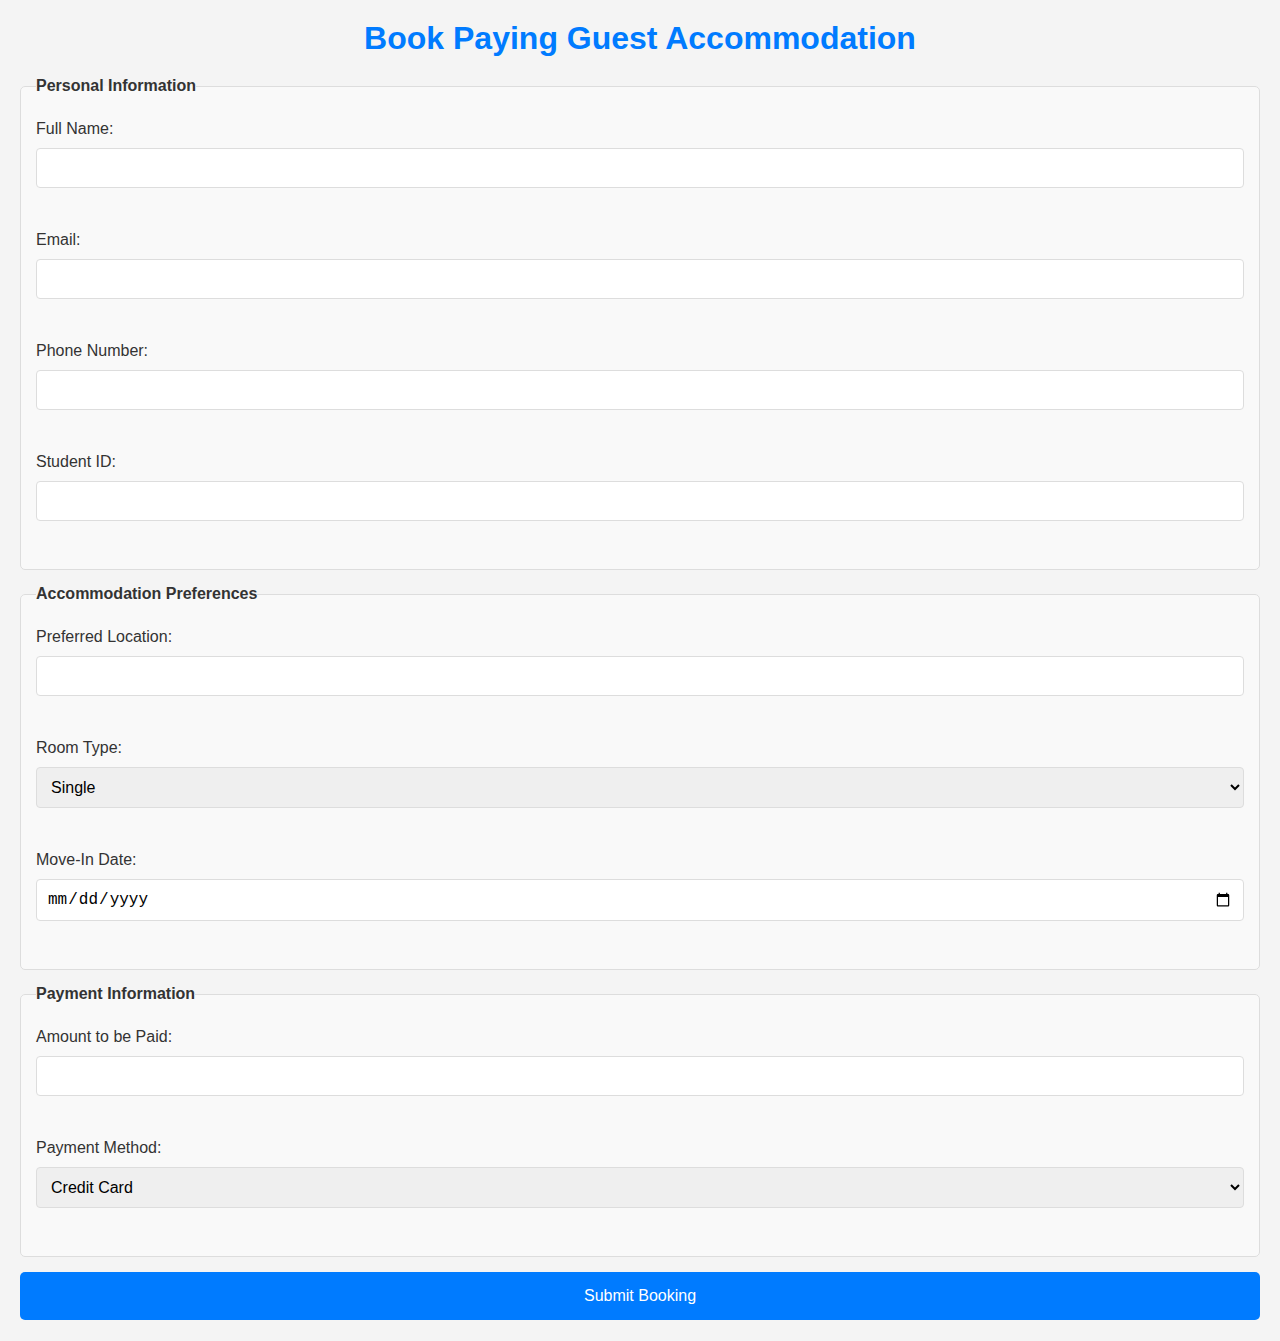
<file: booking.html>
<!DOCTYPE html>
<html lang="en">
<head>
    <meta charset="UTF-8">
    <meta name="viewport" content="width=device-width, initial-scale=1.0">
    <title>Book Paying Guest Accommodation</title>
     <!-- Optional for styling --> <link rel="stylesheet" href="styles.css">
</head>
<body>
    <h1>Book Paying Guest Accommodation</h1>
    <form action="process_booking.php" method="post">
        <fieldset>
            <legend>Personal Information</legend>
            <label for="name">Full Name:</label>
            <input type="text" id="name" name="name" required><br><br>

            <label for="email">Email:</label>
            <input type="email" id="email" name="email" required><br><br>

            <label for="phone">Phone Number:</label>
            <input type="tel" id="phone" name="phone" required><br><br>

            <label for="student_id">Student ID:</label>
            <input type="text" id="student_id" name="student_id" required><br><br>
        </fieldset>
        
        <fieldset>
            <legend>Accommodation Preferences</legend>
            <label for="location">Preferred Location:</label>
            <input type="text" id="location" name="location" required><br><br>

            <label for="room_type">Room Type:</label>
            <select id="room_type" name="room_type" required>
                <option value="single">Single</option>
                <option value="double">Double</option>
                <option value="triple">Triple</option>
            </select><br><br>

            <label for="move_in_date">Move-In Date:</label>
            <input type="date" id="move_in_date" name="move_in_date" required><br><br>
        </fieldset>

        <fieldset>
            <legend>Payment Information</legend>
            <label for="amount">Amount to be Paid:</label>
            <input type="number" id="amount" name="amount" min="0" required><br><br>

            <label for="payment_method">Payment Method:</label>
            <select id="payment_method" name="payment_method" required>
                <option value="credit_card">Credit Card</option>
                <option value="debit_card">Debit Card</option>
                <option value="paypal">PayPal</option>
            </select><br><br>
        </fieldset>

        <input type="submit" value="Submit Booking">
    </form>
</body>
</html>
</file>
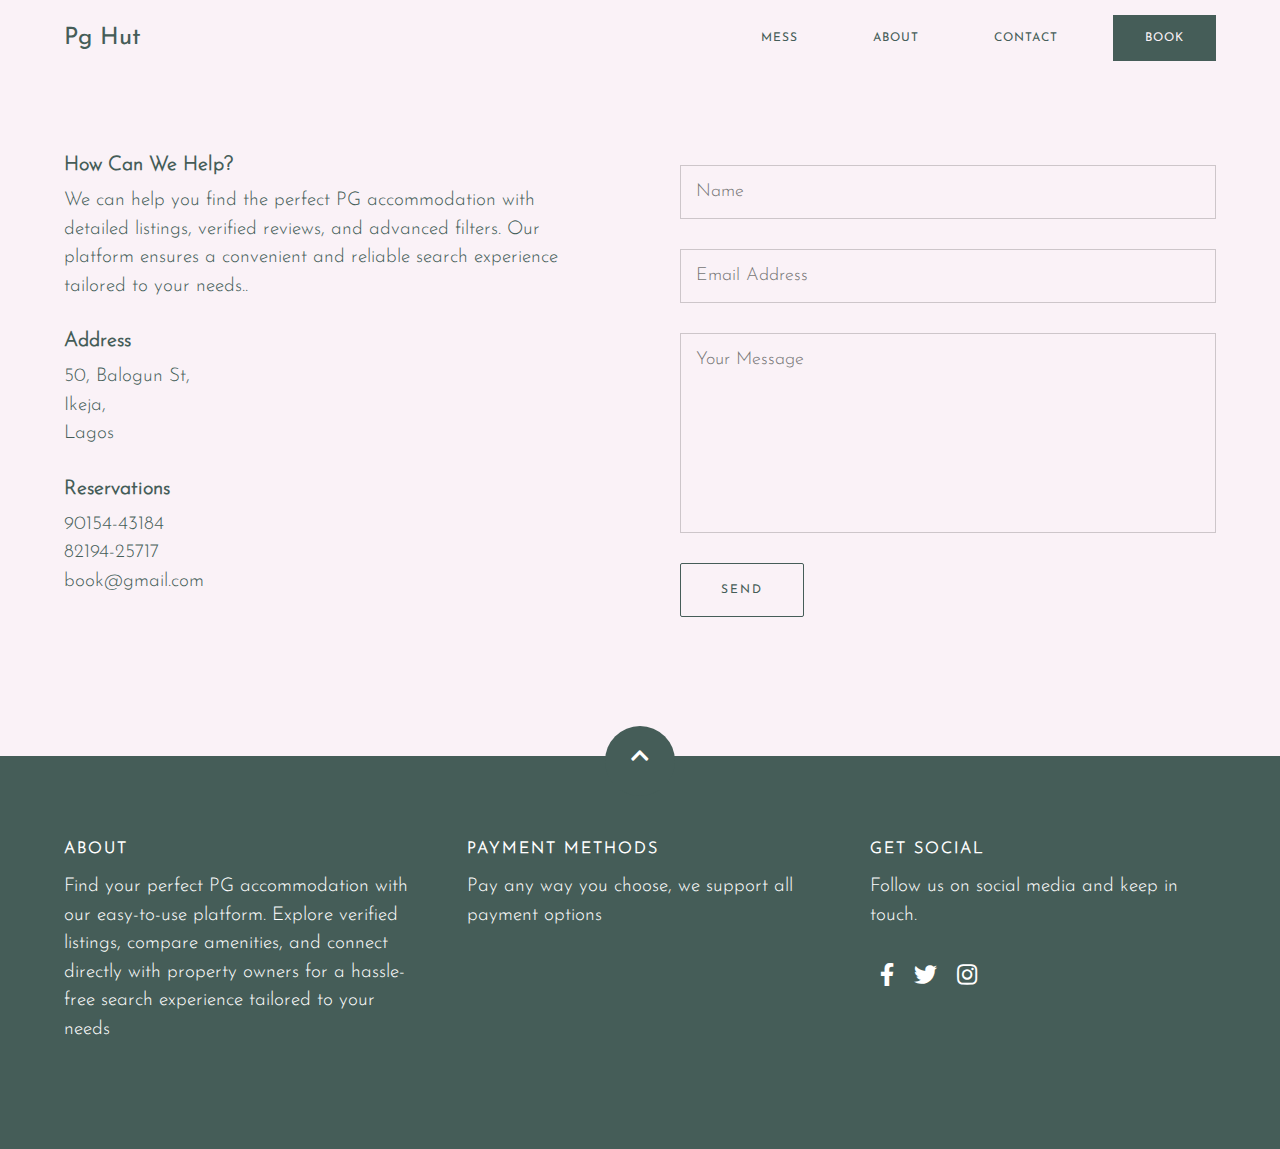
<file: contact.html>
<!DOCTYPE html>
<html lang="en">

<head>
    <meta charset="UTF-8">
    <meta name="viewport" content="width=device-width, initial-scale=1.0">
    <title>Contact - La Hotel</title>
    <link rel="stylesheet" href="https://cdnjs.cloudflare.com/ajax/libs/font-awesome/5.14.0/css/all.min.css">
    <link rel="stylesheet" href="style.css">
</head>

<body>
    <!-- NAVBAR -->
    <div class="container">
        <nav class="navbar">
            <a class="logo" href="index.html">Pg Hut</a>
            <input type="checkbox" id="check">
            <label for="check">
                <i class="fas fa-bars" id="open"></i>
                <i class="fas fa-times" id="close"></i>
            </label>
            <ul class="nav-list">
                
                <li class="nav-item"><a href="restaurant.html" class="nav-link">Mess</a></li>
                
                <li class="nav-item"><a href="about.html" class="nav-link">About</a></li>
                <li class="nav-item"><a href="contact.html" class="nav-link">Contact</a></li>
                <li class="nav-item"><a href="rooms.html" class="nav-link book-btn">Book</a></li>
            </ul>
        </nav>
    </div>

    <!-- CONTACT SECTION -->
    <section id="contact" class="contact">
        <div class="container">
            <div class="row">
                <div class="col-2">
                    <div>
                        <h3>How Can We Help?</h3>
                        <p>We can help you find the perfect PG accommodation with detailed listings, verified reviews, and advanced filters. Our platform ensures a convenient and reliable search experience tailored to your needs..</p>
                    </div>
                    <div>
                        <h3>Address</h3>
                        <p>50, Balogun St,</p>
                        <p>Ikeja,</p>
                        <p>Lagos</p>
                    </div>
                    <div>
                        <h3>Reservations</h3>
                        <p>90154-43184</p>
                        <p>82194-25717</p>
                        <p>book@gmail.com</p>
                    </div>
                </div>
                <div class="col-2">
                    <form>
                        <input type="text" placeholder="Name" required>
                        <input type="email" placeholder="Email Address" required>
                        <textarea row="20" cols="20" placeholder="Your Message" required></textarea>
                        <button class="btn btn-white">Send</button>
                    </form>
                </div>
            </div>
        </div>
    </section>

    <!-- FOOTER SECTION -->
    <footer>
        <div class="container">
            <div class="back-to-top">
                <a href="#contact"><i class="fas fa-chevron-up"></i></a>
            </div>
            <div class="footer__content row">
                <div class="col-3">
                    <h4>About</h4>
                    <p>Find your perfect PG accommodation with our easy-to-use platform. Explore verified listings, compare amenities, and connect directly with property owners for a hassle-free search experience tailored to your needs</p>
                </div>
                <div class="col-3">
                    <h4>Payment Methods</h4>
                    <p>Pay any way you choose, we support all payment options</p>
                    <ul class="payment-methods">
                        
                </div>
                <div class="col-3">
                    <h4>Get Social</h4>
                    <p>Follow us on social media and keep in touch.</p>
                    <ul class="social-icons">
                        <li>
                            <a href="#">
                                <i class="fab fa-facebook-f"></i>
                            </a>
                        </li>
                        <li>
                            <a href="#">
                                <i class="fab fa-twitter"></i>
                            </a>
                        </li>
                        <li>
                            <a href="#">
                                <i class="fab fa-instagram"></i>
                            </a>
                        </li>
                        <li>
                            <a href="#">
                                <i class="fab fa-tripadvisor"></i>
                            </a>
                        </li>
                    </ul>
                </div>
            </div>
        </div>
    </footer>
</body>

</html>
</file>
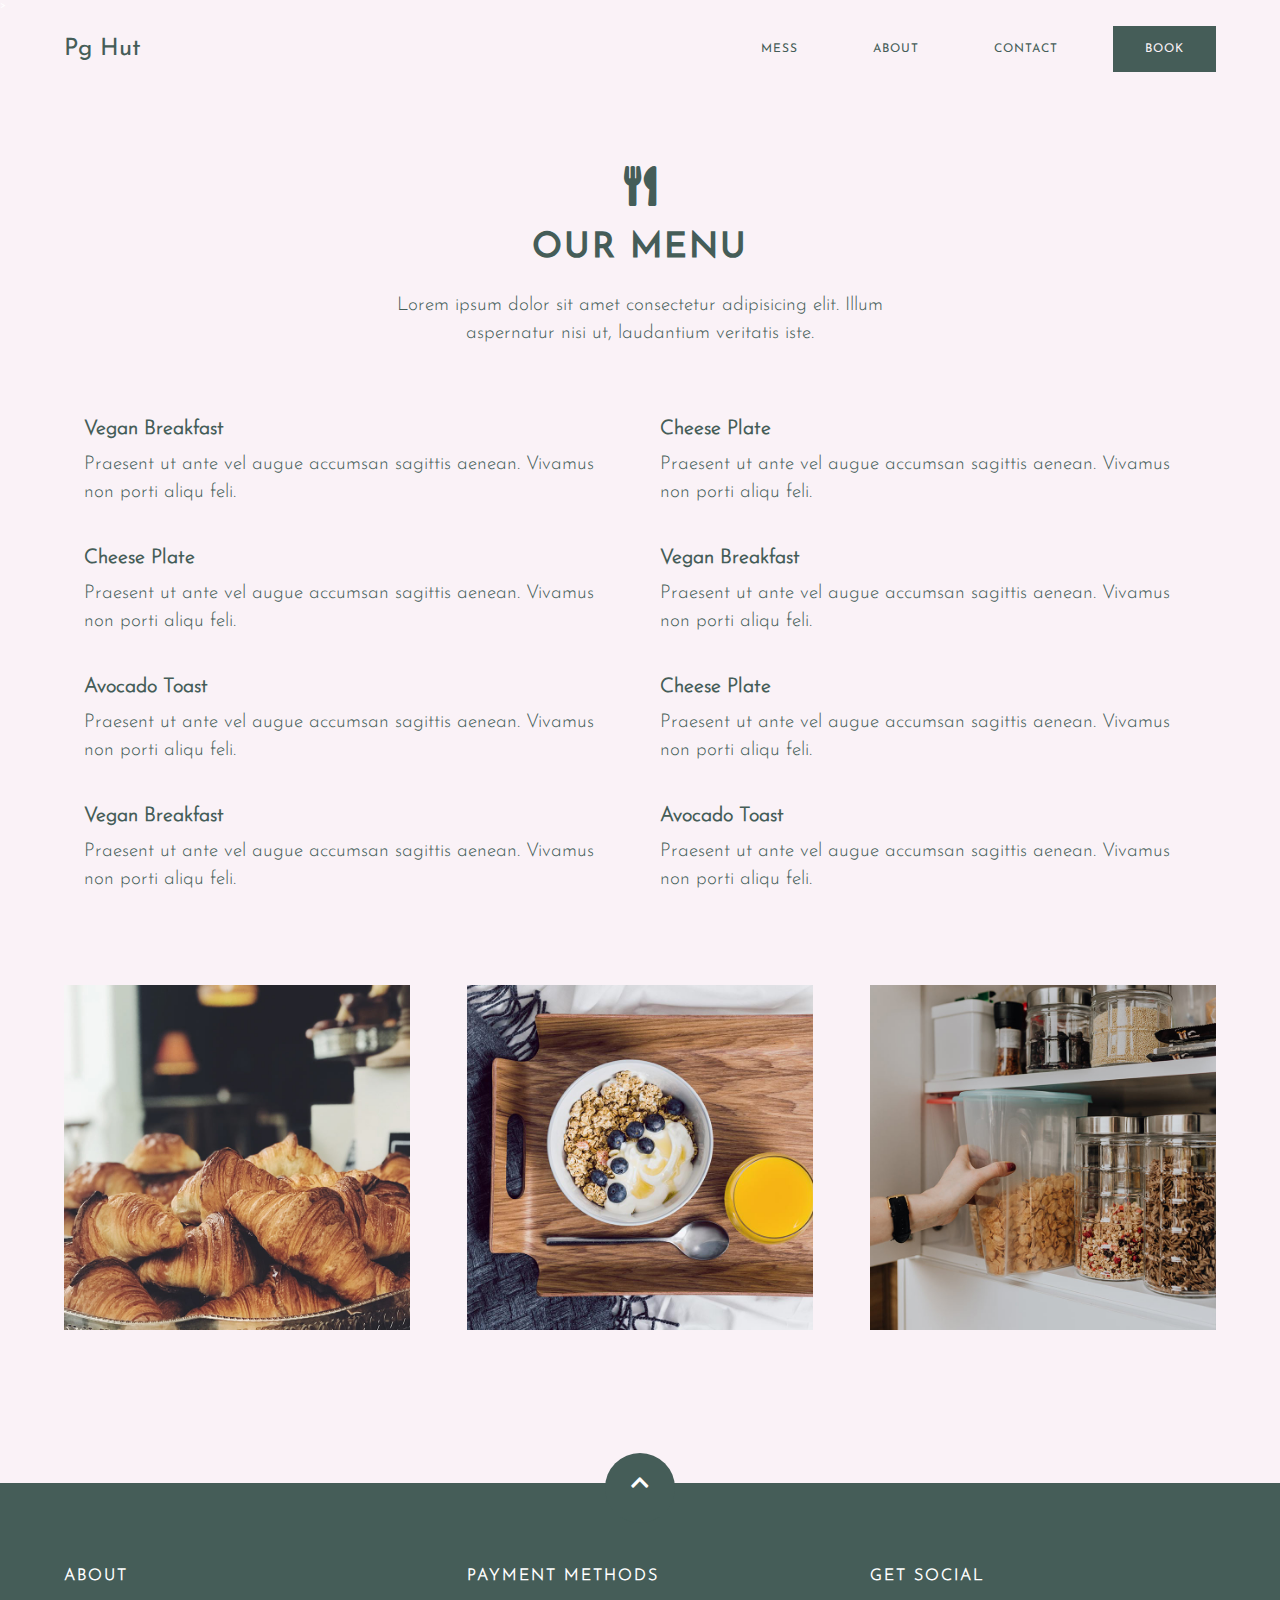
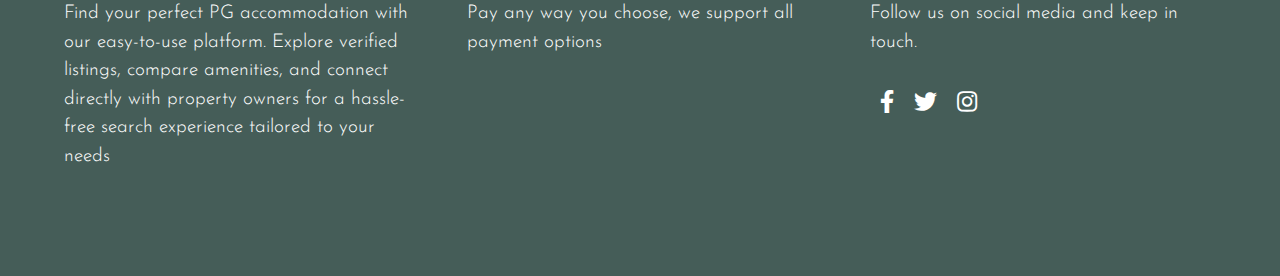
<file: restaurant.html>
<!DOCTYPE html>
<html lang="en">

<head>
    <meta charset="UTF-8">
    <meta name="viewport" content="width=device-width, initial-scale=1.0">
    <title>Mess</title>
    <link rel="stylesheet" href="https://cdnjs.cloudflare.com/ajax/libs/font-awesome/5.14.0/css/all.min.css">>
    <link rel="stylesheet" href="style.css">
</head>

<body>
    <!-- NAVBAR -->
    <div class="container">
        <nav class="navbar">
            <a class="logo" href="index.html">Pg Hut</a>
            <input type="checkbox" id="check">
            <label for="check">
                <i class="fas fa-bars" id="open"></i>
                <i class="fas fa-times" id="close"></i>
            </label>
            <ul class="nav-list">
                <!--<li class="nav-item"><a href="rooms.html" class="nav-link">Rooms</a></li>-->
                <li class="nav-item"><a href="restaurant.html" class="nav-link">Mess</a></li>
               
                <li class="nav-item"><a href="about.html" class="nav-link">About</a></li>
                <li class="nav-item"><a href="contact.html" class="nav-link">Contact</a></li>
                <li class="nav-item"><a href="rooms.html" class="nav-link book-btn">Book</a></li>
            </ul>
        </nav>
    </div>

    <!-- MENU SECTION -->
    <section id="our-menu" class="our-menu">
        <div class="container">
            <div class="menu-header">
                <i class="fas fa-utensils"></i>
                <h2 class="headline">Our Menu</h2>
                <p>Lorem ipsum dolor sit amet consectetur adipisicing elit. Illum aspernatur nisi ut, laudantium
                    veritatis
                    iste.</p>
            </div>
            <div class="menu-table">
                <div class="row">
                    <div class="col-2">
                        <div>
                            <h3>Vegan Breakfast</h3>
                            <p>Praesent ut ante vel augue accumsan sagittis aenean. Vivamus non porti aliqu feli.</p>
                        </div>
                        <div>
                            <h3>Cheese Plate</h3>
                            <p>Praesent ut ante vel augue accumsan sagittis aenean. Vivamus non porti aliqu feli.</p>
                        </div>
                        <div>
                            <h3>Avocado Toast</h3>
                            <p>Praesent ut ante vel augue accumsan sagittis aenean. Vivamus non porti aliqu feli.</p>
                        </div>
                        <div>
                            <h3>Vegan Breakfast</h3>
                            <p>Praesent ut ante vel augue accumsan sagittis aenean. Vivamus non porti aliqu feli.</p>
                        </div>
                    </div>
                    <div class="col-2">
                        <div>
                            <h3>Cheese Plate</h3>
                            <p>Praesent ut ante vel augue accumsan sagittis aenean. Vivamus non porti aliqu feli.</p>
                        </div>
                        <div>
                            <h3>Vegan Breakfast</h3>
                            <p>Praesent ut ante vel augue accumsan sagittis aenean. Vivamus non porti aliqu feli.</p>
                        </div>
                        <div>
                            <h3>Cheese Plate</h3>
                            <p>Praesent ut ante vel augue accumsan sagittis aenean. Vivamus non porti aliqu feli.</p>
                        </div>
                        <div>
                            <h3>Avocado Toast</h3>
                            <p>Praesent ut ante vel augue accumsan sagittis aenean. Vivamus non porti aliqu feli.</p>
                        </div>
                    </div>
                </div>
            </div>
            <div class="menu-gallery">
                <div class="row">
                    <div class="col-3">
                        <img src="images/menu-gallery-1.jpg" alt="menu-image">
                    </div>
                    <div class="col-3">
                        <img src="images/menu-gallery-2.jpg" alt="menu-image">
                    </div>
                    <div class="col-3">
                        <img src="images/menu-gallery-3.jpg" alt="menu-image">
                    </div>
                </div>
            </div>
        </div>
    </section>

    <!-- FOOTER SECTION -->
    <footer>
        <div class="container">
            <div class="back-to-top">
                <a href="#our-menu"><i class="fas fa-chevron-up"></i></a>
            </div>
            <div class="footer__content row">
                <div class="col-3">
                    <h4>About</h4>
                    <p>Find your perfect PG accommodation with our easy-to-use platform. Explore verified listings, compare amenities, and connect directly with property owners for a hassle-free search experience tailored to your needs</p>
                </div>
                <div class="col-3">
                    <h4>Payment Methods</h4>
                    <p>Pay any way you choose, we support all payment options</p>
                    <ul class="payment-methods">
                       <!-- <li>
                            <a href="#">
                                <i class="fab fa-paypal"></i>
                            </a>
                        </li>
                        <li>
                            <a href="#">
                                <i class="fab fa-cc-visa"></i>
                            </a>
                        </li>
                        <li>
                            <a href="#">
                                <i class="fab fa-cc-mastercard"></i>
                            </a>
                        </li>
                        <li>
                            <a href="#">
                                <i class="fab fa-apple-pay"></i>
                            </a>
                        </li>-->
                    </ul>
                </div>
                <div class="col-3">
                    <h4>Get Social</h4>
                    <p>Follow us on social media and keep in touch.</p>
                    <ul class="social-icons">
                        <li>
                            <a href="#">
                                <i class="fab fa-facebook-f"></i>
                            </a>
                        </li>
                        <li>
                            <a href="#">
                                <i class="fab fa-twitter"></i>
                            </a>
                        </li>
                        <li>
                            <a href="#">
                                <i class="fab fa-instagram"></i>
                            </a>
                        </li>
                        <li>
                            <a href="#">
                                <i class="fab fa-tripadvisor"></i>
                            </a>
                        </li>
                    </ul>
                </div>
            </div>
        </div>
    </footer>
</body>

</html>
</file>
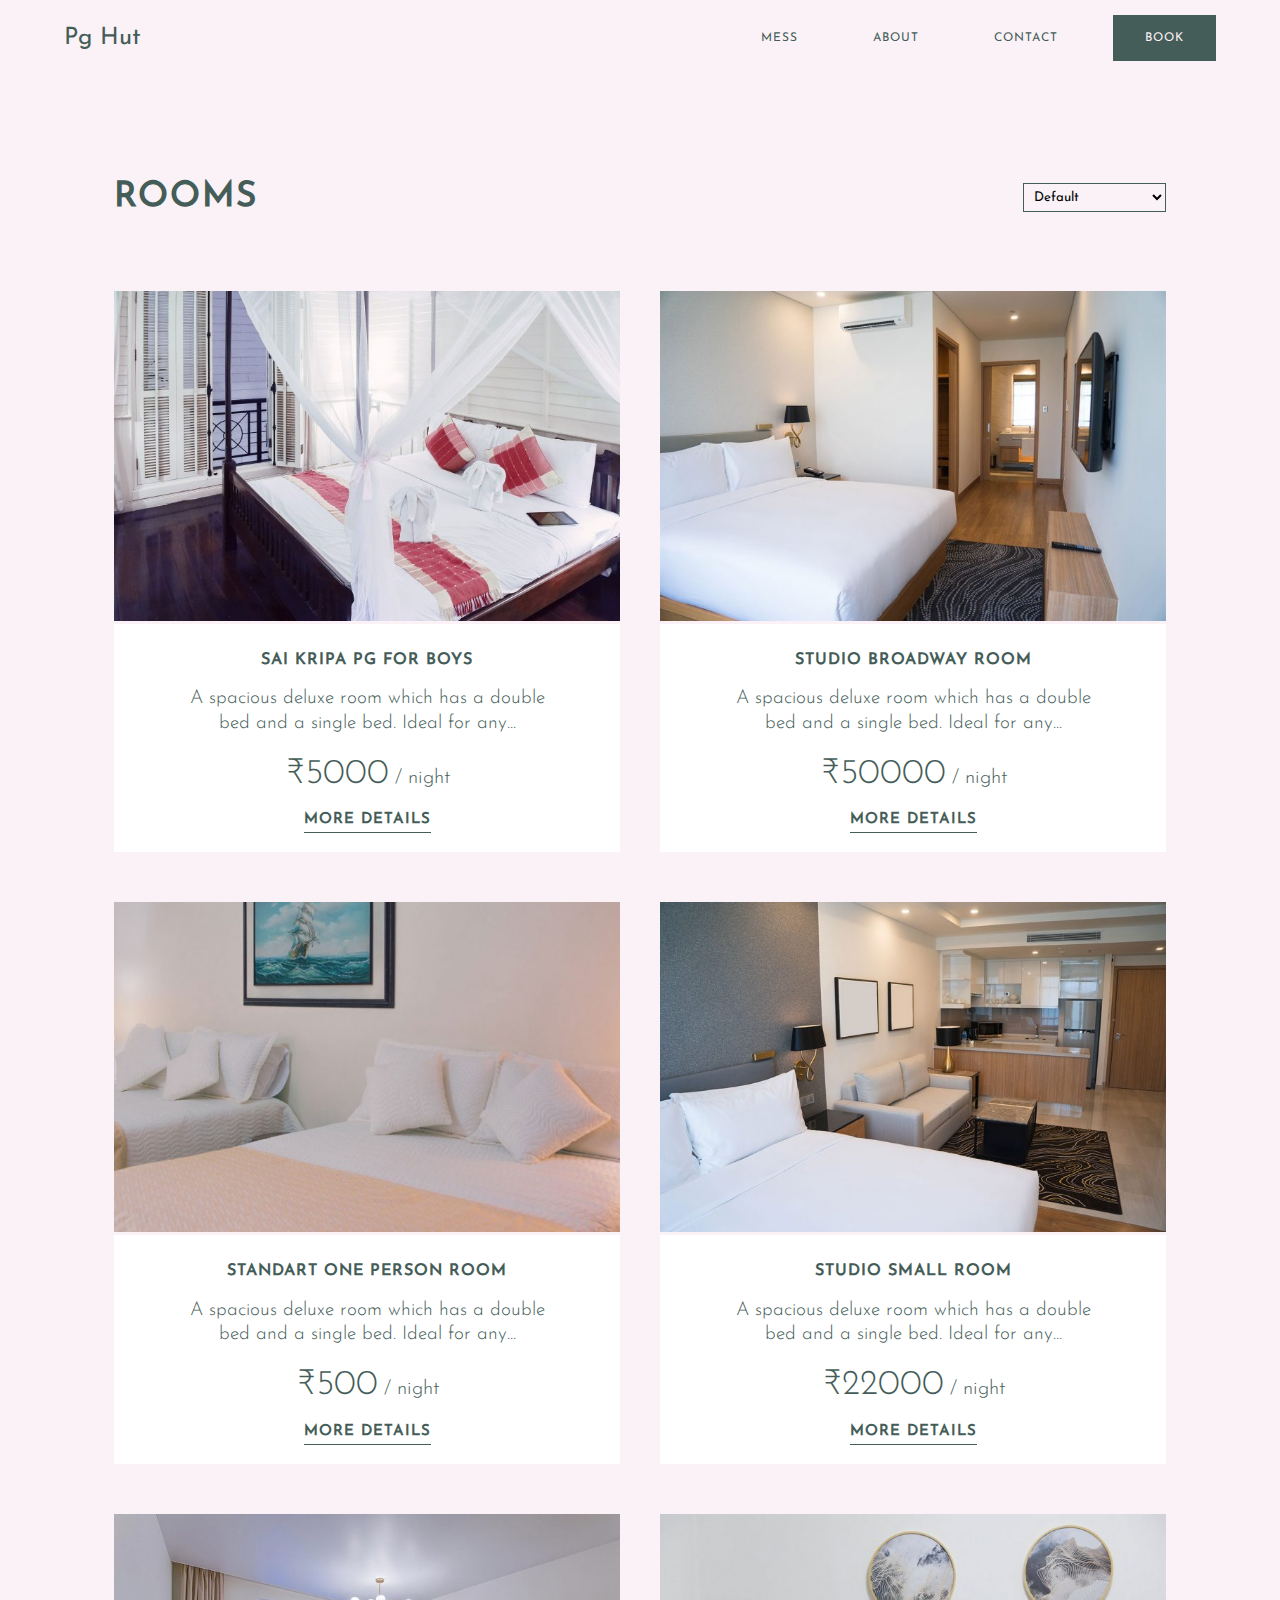
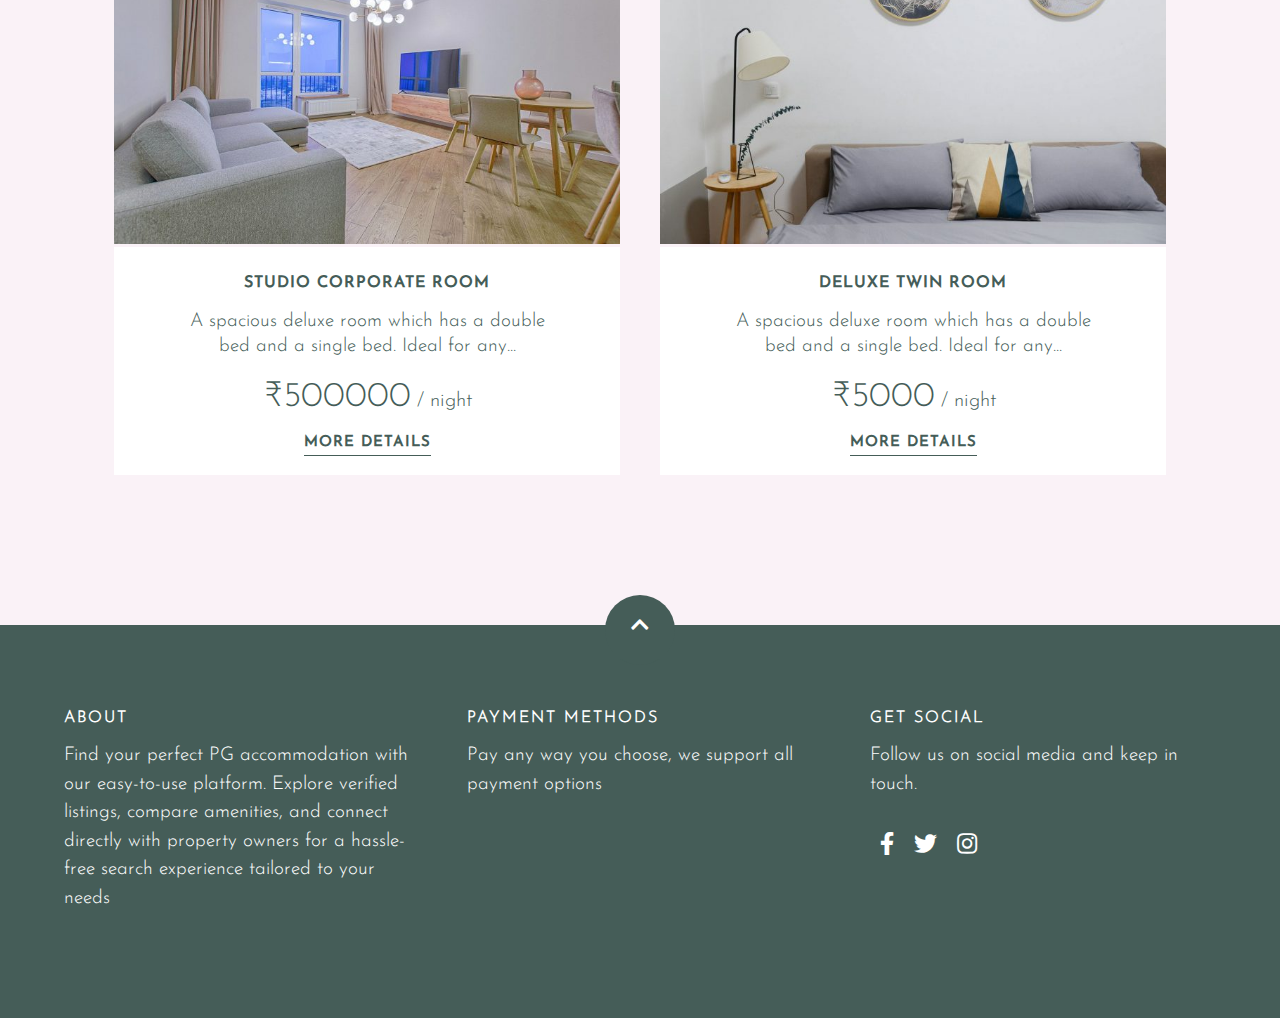
<file: rooms.html>
<!DOCTYPE html>
<html lang="en">

<head>
    <meta charset="UTF-8">
    <meta name="viewport" content="width=device-width, initial-scale=1.0">
    <title>Rooms - Pg Hut</title>
    <link rel="stylesheet" href="https://cdnjs.cloudflare.com/ajax/libs/font-awesome/5.14.0/css/all.min.css">
    <link rel="stylesheet" href="style.css">
</head>

<body>
    <!-- NAVBAR -->
    <div class="container">
        <nav class="navbar">
            <a class="logo" href="index.html">Pg Hut</a>
            <input type="checkbox" id="check">
            <label for="check">
                <i class="fas fa-bars" id="open"></i>
                <i class="fas fa-times" id="close"></i>
            </label>
            <ul class="nav-list">
                <!--<li class="nav-item"><a href="rooms.html" class="nav-link">Rooms</a></li>-->
                <li class="nav-item"><a href="restaurant.html" class="nav-link">Mess</a></li>
                
                <li class="nav-item"><a href="about.html" class="nav-link">About</a></li>
                <li class="nav-item"><a href="contact.html" class="nav-link">Contact</a></li>
                <li class="nav-item"><a href="rooms.html" class="nav-link book-btn">Book</a></li>
            </ul>
        </nav>
    </div>

    <!-- ROOMS LIST -->
    <section id="rooms-list" class="rooms-list">
        <div class="container container-medium">
            <div class="row row-2">
                <h2>Rooms</h2>
                <select>
                    <option>Default</option>
                    <option>Sort by Price</option>
                    <option>Sort by Reviews</option>
                    <option>Sort by Popularity</option>
                    <option>Sort by Spacing</option>
                    <option> sort by sex
                    </option>
                </select>
            </div>
            <div class="row">
                <div class="col-2">
                    <div class="room-image">
                        <img src="images/room-1.jpg" alt="room">
                    </div>
                    <div class="room-info">
                        <div>
                            <h4>sai kripa pg for boys</h4>
                            <p>A spacious deluxe room which has a double bed and a single bed. Ideal for any...</p>
                            <p class="price"><span>₹5000</span> / night</p>

                            <a href="#">More Details</a>
                        </div>
                    </div>
                </div>
                <div class="col-2">
                    <div class="room-image">
                        <img src="images/room-2.jpg" alt="room">
                    </div>
                    <div class="room-info">
                        <div>
                            <h4>Studio Broadway Room</h4>
                            <p>A spacious deluxe room which has a double bed and a single bed. Ideal for any...</p>
                            <p class="price"><span>₹50000</span> / night</p>
                            <a href="#">More Details</a>
                            
                        </div>
                    </div>
                </div>
            </div>
            <div class="row">
                <div class="col-2">
                    <div class="room-image">
                        <img src="images/room-3.jpg" alt="room">
                    </div>
                    <div class="room-info">
                        <div>
                            <h4>Standart One Person Room</h4>
                            <p>A spacious deluxe room which has a double bed and a single bed. Ideal for any...</p>
                            <p class="price"><span>₹500</span> / night</p>
                            <a href="#">More Details</a>
                        </div>
                    </div>
                </div>
                <div class="col-2">
                    <div class="room-image">
                        <img src="images/room-4.jpg" alt="room">
                    </div>
                    <div class="room-info">
                        <div>
                            <h4>Studio Small Room</h4>
                            <p>A spacious deluxe room which has a double bed and a single bed. Ideal for any...</p>
                            <p class="price"><span>₹22000</span> / night</p>
                            <a href="#">More Details</a>
                        </div>
                    </div>
                </div>
            </div>
            <div class="row">
                <div class="col-2">
                    <div class="room-image">
                        <img src="images/room-5.jpg" alt="room">
                    </div>
                    <div class="room-info">
                        <div>
                            <h4>Studio Corporate Room</h4>
                            <p>A spacious deluxe room which has a double bed and a single bed. Ideal for any...</p>
                            <p class="price"><span>₹500000</span> / night</p>
                            <a href="#">More Details</a>
                        </div>
                    </div>
                </div>
                <div class="col-2">
                    <div class="room-image">
                        <img src="images/room-6.jpg" alt="room">
                    </div>
                    <div class="room-info">
                        <div>
                            <h4>Deluxe Twin Room</h4>
                            <p>A spacious deluxe room which has a double bed and a single bed. Ideal for any...</p>
                            <p class="price"><span>₹5000</span> / night</p>
                            <a href="#">More Details</a>
                        </div>
                    </div>
                </div>
            </div>
        </div>
    </section>

    <!-- FOOTER SECTION -->
    <footer>
        <div class="container">
            <div class="back-to-top">
                <a href="#rooms-list"><i class="fas fa-chevron-up"></i></a>
            </div>
            <div class="footer__content row">
                <div class="col-3">
                    <h4>About</h4>
                    <p>Find your perfect PG accommodation with our easy-to-use platform. Explore verified listings, compare amenities, and connect directly with property owners for a hassle-free search experience tailored to your needs</p>
                </div>
                <div class="col-3">
                    <h4>Payment Methods</h4>
                    <p>Pay any way you choose, we support all payment options</p>
                    <ul class="payment-methods">
                        <!--<li>
                            <a href="#">
                                <i class="fab fa-paypal"></i>
                            </a>
                        </li>
                        <li>
                            <a href="#">
                                <i class="fab fa-cc-visa"></i>
                            </a>
                        </li>
                        <li>
                            <a href="#">
                                <i class="fab fa-cc-mastercard"></i>
                            </a>
                        </li>
                        <li>
                            <a href="#">
                                <i class="fab fa-apple-pay"></i>
                            </a>
                        </li>-->
                    </ul>
                </div>
                <div class="col-3">
                    <h4>Get Social</h4>
                    <p>Follow us on social media and keep in touch.</p>
                    <ul class="social-icons">
                        <li>
                            <a href="#">
                                <i class="fab fa-facebook-f"></i>
                            </a>
                        </li>
                        <li>
                            <a href="#">
                                <i class="fab fa-twitter"></i>
                            </a>
                        </li>
                        <li>
                            <a href="#">
                                <i class="fab fa-instagram"></i>
                            </a>
                        </li>
                        <li>
                            <a href="#">
                                <i class="fab fa-tripadvisor"></i>
                            </a>
                        </li>
                    </ul>
                </div>
            </div>
        </div>
    </footer>
</body>

</html>
</file>
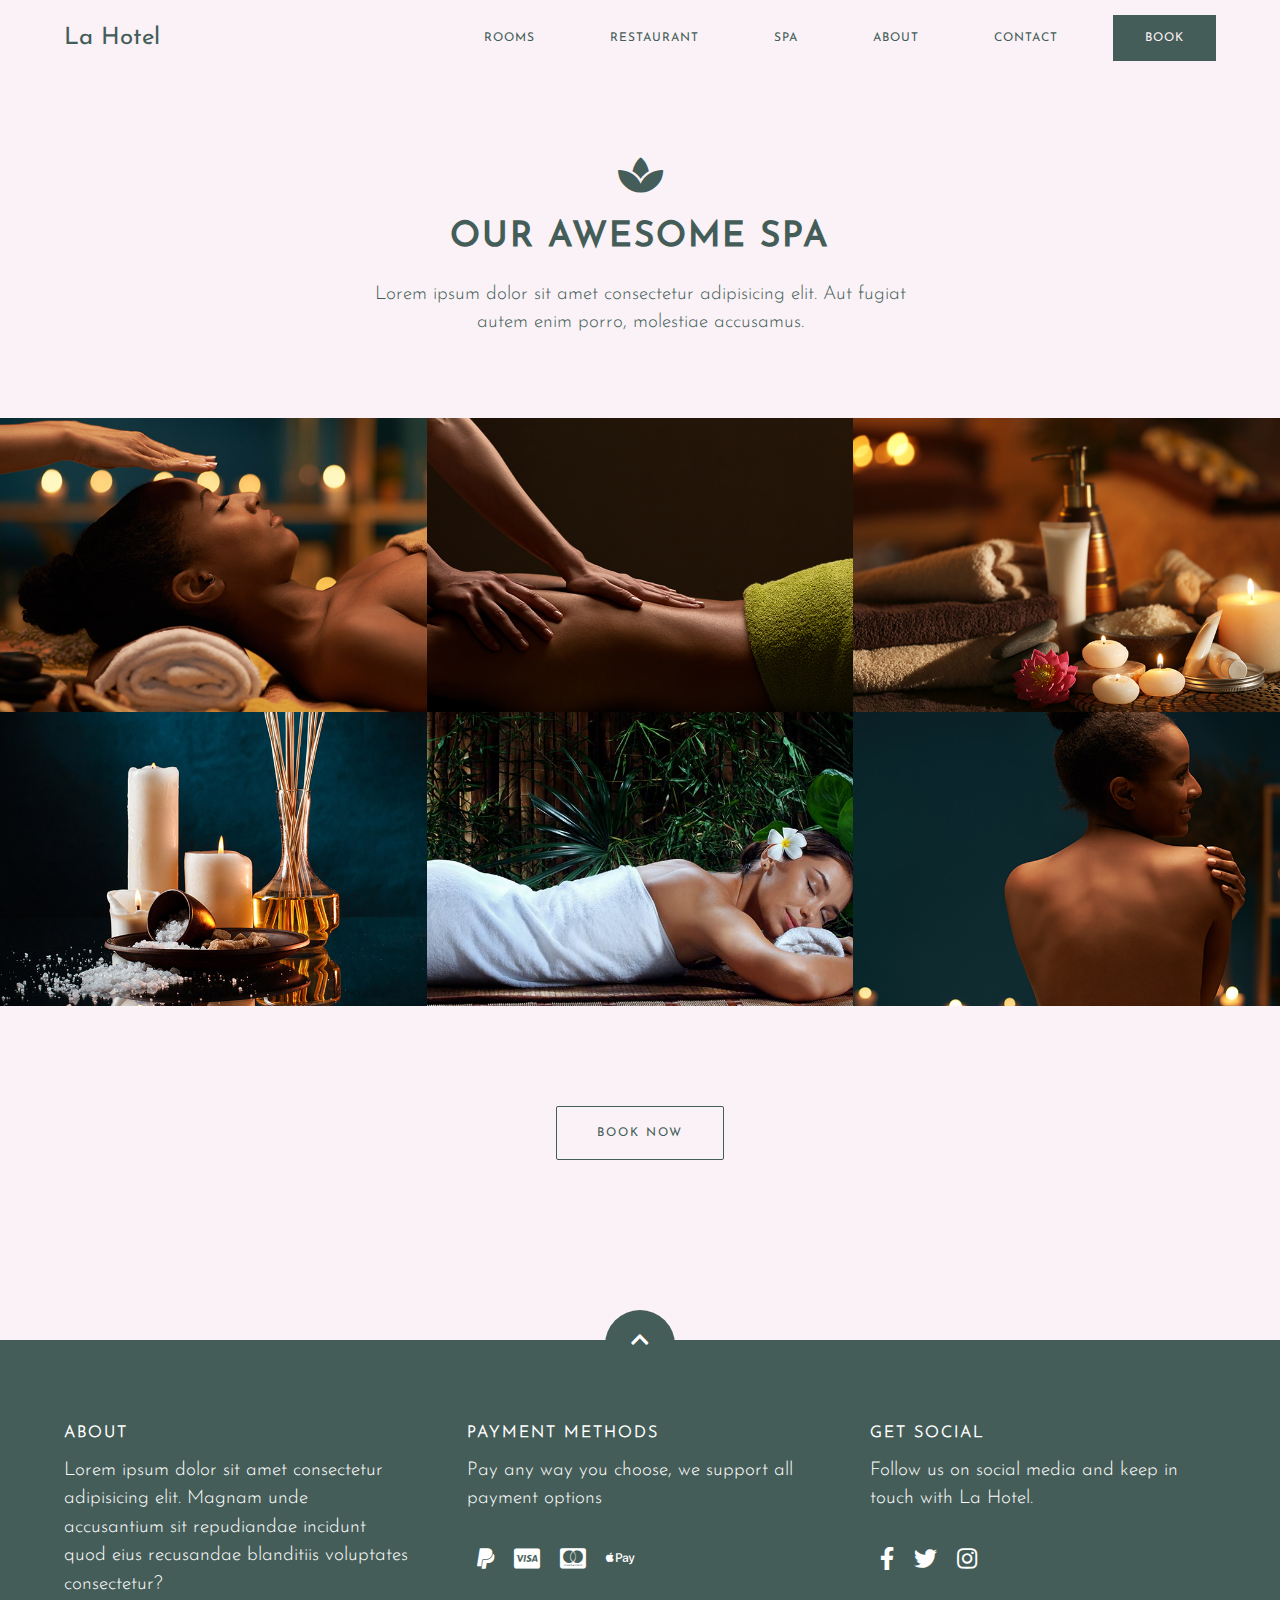
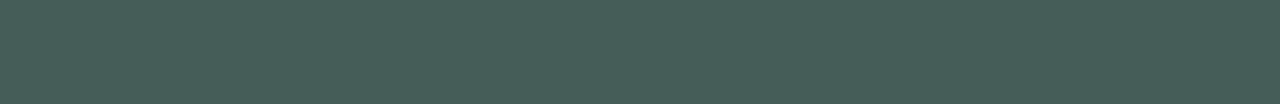
<file: spa.html>
<!DOCTYPE html>
<html lang="en">

<head>
    <meta charset="UTF-8">
    <meta name="viewport" content="width=device-width, initial-scale=1.0">
    <title>Spa - La Hotel</title>
    <link rel="stylesheet" href="https://cdnjs.cloudflare.com/ajax/libs/font-awesome/5.14.0/css/all.min.css">
    <link rel="stylesheet" href="style.css">
</head>

<body>
    <!-- NAVBAR -->
    <div class="container">
        <nav class="navbar">
            <a class="logo" href="index.html">La Hotel</a>
            <input type="checkbox" id="check">
            <label for="check">
                <i class="fas fa-bars" id="open"></i>
                <i class="fas fa-times" id="close"></i>
            </label>
            <ul class="nav-list">
                <li class="nav-item"><a href="rooms.html" class="nav-link">Rooms</a></li>
                <li class="nav-item"><a href="restaurant.html" class="nav-link">Restaurant</a></li>
                <li class="nav-item"><a href="spa.html" class="nav-link">Spa</a></li>
                <li class="nav-item"><a href="about.html" class="nav-link">About</a></li>
                <li class="nav-item"><a href="contact.html" class="nav-link">Contact</a></li>
                <li class="nav-item"><a href="rooms.html" class="nav-link book-btn">Book</a></li>
            </ul>
        </nav>
    </div>

    <!-- SPA SECTION -->
    <section id="section-spa" class="section-spa">
        <div class="container">
            <div class="spa-header">
                <i class="fas fa-spa"></i>
                <h2 class="headline">Our Awesome Spa</h2>
                <p>Lorem ipsum dolor sit amet consectetur adipisicing elit. Aut fugiat autem enim porro, molestiae
                    accusamus.</p>
            </div>
        </div>
        <div class="spa-gallery">
            <div class="row">
                <div class="col-3">
                    <img src="images/spa.jpg" alt="spa-image">
                </div>
                <div class="col-3">
                    <img src="images/spa-img-2.jpg" alt="spa-image">
                </div>
                <div class="col-3">
                    <img src="images/spa-img-3.jpg" alt="spa-image">
                </div>
            </div>
            <div class="row">
                <div class="col-3">
                    <img src="images/spa-img-4.jpg" alt="spa-image">
                </div>
                <div class="col-3">
                    <img src="images/spa-img-5.jpg" alt="spa-image">
                </div>
                <div class="col-3">
                    <img src="images/spa-img-6.jpg" alt="spa-image">
                </div>
            </div>
        </div>
        <div class="button-container container">
            <button class="btn btn-white">Book Now</button>
        </div>
    </section>

    <!-- FOOTER SECTION -->
    <footer>
        <div class="container">
            <div class="back-to-top">
                <a href="#section-spa"><i class="fas fa-chevron-up"></i></a>
            </div>
            <div class="footer__content row">
                <div class="col-3">
                    <h4>About</h4>
                    <p>Lorem ipsum dolor sit amet consectetur adipisicing elit. Magnam unde accusantium sit repudiandae
                        incidunt quod eius recusandae blanditiis voluptates consectetur?</p>
                </div>
                <div class="col-3">
                    <h4>Payment Methods</h4>
                    <p>Pay any way you choose, we support all payment options</p>
                    <ul class="payment-methods">
                        <li>
                            <a href="#">
                                <i class="fab fa-paypal"></i>
                            </a>
                        </li>
                        <li>
                            <a href="#">
                                <i class="fab fa-cc-visa"></i>
                            </a>
                        </li>
                        <li>
                            <a href="#">
                                <i class="fab fa-cc-mastercard"></i>
                            </a>
                        </li>
                        <li>
                            <a href="#">
                                <i class="fab fa-apple-pay"></i>
                            </a>
                        </li>
                    </ul>
                </div>
                <div class="col-3">
                    <h4>Get Social</h4>
                    <p>Follow us on social media and keep in touch with La Hotel.</p>
                    <ul class="social-icons">
                        <li>
                            <a href="#">
                                <i class="fab fa-facebook-f"></i>
                            </a>
                        </li>
                        <li>
                            <a href="#">
                                <i class="fab fa-twitter"></i>
                            </a>
                        </li>
                        <li>
                            <a href="#">
                                <i class="fab fa-instagram"></i>
                            </a>
                        </li>
                        <li>
                            <a href="#">
                                <i class="fab fa-tripadvisor"></i>
                            </a>
                        </li>
                    </ul>
                </div>
            </div>
        </div>
    </footer>
</body>

</html>
</file>
<file: styles.css>
* {
    margin: 0;
    padding: 0;
    box-sizing: border-box;
}

body {
    font-family: Arial, sans-serif;
    background-color: #f4f4f4;
    color: #333;
    padding: 20px;
}

.container {
    max-width: 800px;
    margin: auto;
    background: #fff;
    padding: 20px;
    border-radius: 8px;
    box-shadow: 0 0 10px rgba(0, 0, 0, 0.1);
}

h1 {
    text-align: center;
    color: #007bff;
    margin-bottom: 20px;
}

fieldset {
    border: 1px solid #ddd;
    border-radius: 5px;
    padding: 15px;
    margin-bottom: 15px;
    background: #f9f9f9;
}

legend {
    font-weight: bold;
    color: #333;
}

label {
    display: block;
    margin: 10px 0 5px;
}

input[type="text"],
input[type="email"],
input[type="tel"],
input[type="number"],
input[type="date"],
select {
    width: 100%;
    padding: 10px;
    margin: 5px 0 15px;
    border: 1px solid #ddd;
    border-radius: 4px;
    font-size: 16px;
    transition: border-color 0.3s, box-shadow 0.3s;
}

input[type="text"]:focus,
input[type="email"]:focus,
input[type="tel"]:focus,
input[type="number"]:focus,
input[type="date"]:focus,
select:focus {
    border-color: #007bff;
    box-shadow: 0 0 5px rgba(0, 123, 255, 0.5);
    outline: none;
}

input[type="submit"] {
    background-color: #007bff;
    color: #fff;
    border: none;
    padding: 15px;
    font-size: 16px;
    border-radius: 5px;
    cursor: pointer;
    width: 100%;
    transition: background-color 0.3s;
}

input[type="submit"]:hover {
    background-color: #0056b3;
}
</file>
<file: style.css>
*,
*::before,
*::after {
    margin: 0;
    padding: 0;
    box-sizing: border-box;
}

@font-face {
    font-family: "Herr Von Muellerhoff";
    src: url("textfont/HerrVonMuellerhoff-Regular.ttf") format("truetype");
}

@font-face {
    font-family: "Josefin Sans Regular";
    src: url("textfont/JosefinSans-Regular.ttf") format("truetype");
}

@font-face {
    font-family: "Josefin Sans Light";
    src: url("textfont/JosefinSans-Light.ttf") format("truetype");
}

@font-face {
    font-family: "SourceSansPro Regular";
    src: url("textfont/SourceSansPro-Regular.ttf") format("truetype");
}

:root {
    --main-font-1: "Josefin Sans Regular", sans-serif;
    --main-font-2: "Josefin Sans Light", sans-serif;
    --secondary-font: "SourceSansPro Regular", sans-serif;
    --main-color: #455d58;
    --white-pinkish-color : #FAF2F7;
    --white-color: #fff;
}

/* BASIC STYLES */

html {
    color: var(--white-color);
    font-size: 10px;
    font-family: var(--main-font-1);
    scroll-behavior: smooth;
}

body {
    background-color: var(--white-pinkish-color);
}

main img {
    width: 100%;
}

section {
    padding: 8rem 0;
}

a {
    text-decoration: none;
}

p {
    font-size: 1.9rem;
    font-family: var(--main-font-2);
    line-height: 1.5;
    font-weight: 200;
}

ul {
    list-style: none;
}

h2 {
    font-size: 3.5rem;
    margin: 2rem 0;
    line-height: 1.3;
}

h3 {
    font-size: 2rem;
    margin-bottom: 1.2rem;
}

h4 {
    font-size: 1.6rem;
    font-weight: 700;
    margin-bottom: 1.6rem;
}

h2, h4 {
    text-transform: uppercase;
    letter-spacing: .2rem;
}

/* BASIC & REUSABLE CLASSES */

.heading-text {
    text-align: center;
    position: relative;
}

.heading-text::after {
    content: '';
    display: block;
    width: 10rem;
    height: .2rem;
    background-color: var(--main-color);
    margin: 0 auto;
    margin-top: 3rem;
}

.text-green {
    color: var(--main-color);
}

.text-white {
    color: var(--white-color);
}

.container {
    width: 100%;
    max-width: 120rem;
    padding: 0 2.4rem;
    margin: 0 auto;
}

.container-medium {
    max-width: 110rem;
}

.row {
    display: flex;
    align-items: center;
}

.col-2 {
    margin-bottom: 5rem;
    flex-basis: 50%;
    min-width: 30rem;
}

.col-3 {
    flex-basis: 30%;
    min-width: 25rem;
    margin-bottom: 5rem;
}

.padding-right {
    padding-right: 8rem;
}

.text-box {
    width: 100%;
    max-width: 40rem;
}

.text-box p {
    margin: 4rem 0;
}

/* BUTTONS */

.btn {
    display: inline-block;
    background: transparent;
    border: .1rem solid var(--white-color);
    border-radius: .2rem;
    cursor: pointer;
    outline: none;
    padding: 2rem 4rem;
    text-transform: uppercase;
    font-family: inherit;
    font-size: 1.2rem;
    font-weight: 400;
    letter-spacing: .2rem;
    overflow: hidden;
    position: relative;
}

.btn-green {
    color: var(--white-color);
    transition: color .5s;
    z-index: 100;
}

.btn-white {
    border: 1px solid var(--main-color);
    color: var(--main-color);
    transition: color .5s;
    z-index: 100;
}

.btn-green::before,
.btn-white::before {
    content: '';
    position: absolute;
    top: 0;
    left: -10%;
    width: 0;
    height: 100%;
    transform: skewX(25deg);
    z-index: -1;
    transition: width .7s;
}

.btn-green::before {
    background-color: var(--white-color);
}

.btn-white::before {
    background-color: var(--main-color);
}

.btn-green:hover{
    color: var(--main-color);
}

.btn-white:hover {
    color: var(--white-color);
}

.btn-green:hover::before,
.btn-white:hover::before {
    width: 120%;
}

/* HEADER */

header {
    height: 100vh;
}

.navbar {
    background-color: var(--white-pinkish-color   );
    display: flex;
    justify-content: space-between;
    align-items: center;
    padding: 2rem 0;
    height: 7.5rem;
}

.logo {
    font-family: var(--main-font-1);
    font-size: 2.4rem;
    color: var(--main-color);
}

.nav-list {
    display: flex;
}

.nav-item:not(:last-child) {
    margin-right: 3.5rem;
}

.nav-link {
    border: none;
    outline: none;
    text-transform: uppercase;
    font-size: 1.2rem;
    color: var(--main-color);
    letter-spacing: .1rem;
    padding: 1rem 2rem;
    position: relative;
}

.nav-link::before {
    content: '';
    position: absolute;
    left: 0;
    bottom: 0;
    height: .2rem;
    width: 100%;
    background-color: rgba(69, 93, 88, 0.65);
    transform: scaleX(0);
    transform-origin: right;
    transition: transform .4s linear; 
}

.nav-link:hover::before {
    transform: scaleX(1);
    transform-origin: left;
}

label {
    display: none;
}

label #open,
label #close {
    color: var(--main-color);
    font-size: 2.2rem;
    line-height: 8rem;
    cursor: pointer;
    display: none;
}

label #close {
    color: var(--white-pinkish-color);
}

#check {
    display: none;
}

.book-btn {
    border: .2rem solid transparent;
    background-color: var(--main-color);
    color: var(--white-pinkish-color);
    padding: 1.5rem 3rem;
    transition: all .3s ease;
}

.book-btn:hover {
    background-color: transparent;
    border: .2rem solid var(--main-color);
    color: var(--main-color);
}

.book-btn:hover::before {
    transform: scaleX(0);
}

.hero {
    background-image: linear-gradient(to right bottom, rgba(40, 180, 133, 0.8), rgb(69, 93, 88, 0.5)), url("images/hero-bg.jpg");
    background-size: cover;
    background-position: center;
    height: calc(100vh - 7.5rem);
    clip-path: polygon(0 0, 100% 0, 100% 75vh, 0 100%);
    position: relative;
}

.hero__text-box {
    position: absolute;
    top: 50%;
    transform: translateY(-50%);
}

.hero__text {
    text-transform: uppercase;
    color: var(--white-color);
    font-size: 5.4rem;
    letter-spacing: .2rem;
    line-height: 1.4;
    margin-bottom: 5rem;
}

.hero__text span {
    display: block;
}

/* INFO SECTION */

.info-text {
    margin-bottom: 3rem;
    font-family: var(--main-font-2);
}

.image-group img {
    width: 100%;
}

.image-group {
    display: grid;
    grid-template-columns: repeat(2, 1fr);
    column-gap: 1.5rem;
}

/* ROOMS SECTION */

.rooms {
    background-color: var(--main-color);
}

/* RESTAURANT SECTION */

.restaurant {
    color: var(--main-color);
}

/* SPA SECTION */

.spa {
    background-color: var(--main-color);
}

/* TESTIMONIALS SECTION */

.testimonials {
    color: var(--main-color);
    padding: 5rem 0;
}

.fas.fa-quote-left {
    font-size: 3.4rem;
}

.slider-box {
    text-align: center;
    padding: 4rem 2rem;
}

.slider-box img {
    width: 5rem;
    margin-top: 2rem;
    border-radius: 50%;
    margin: 0 auto;
}

.slider-box p {
    margin: 3rem 0;
}

.slider-box h3 {
    margin: 1.5rem 0;
    font-size: 1.8rem;
}

.slider {
    max-width: 60rem;
    margin: 0 auto;
}

.rating {
    margin: 3rem 0;
}

.fa-star {
    color: #ffba00;
}

/* FOOTER SECTION */

footer {
    background-color: var(--main-color);
    font-family: var(--main-font-2);
    padding: 7rem 0 4rem;
    position: relative;
}

.back-to-top {
    text-align: center;
    background-color: var(--main-color);
    border-radius: 50%;
    position: absolute;
    top: -3rem;
    left: 50%;
    width: 7rem;
    height: 7rem;
    transform: translateX(-50%);
}

.back-to-top i {
    display: block;
    color: var(--white-color);
    font-size: 2rem;
    padding: 2rem;
    animation-name: showsUp;
    animation-duration: 2s;
    animation-iteration-count: infinite;
}

.footer__content {
    align-items: flex-start;
    justify-content: space-between;
    padding: 1.5rem 0;
}

.social-icons,
.payment-methods {
    margin-top: 2.5rem;
    display: flex;
}

.social-icons i,
.payment-methods i {
    font-size: 2.3rem;
    color: var(--white-color);
    padding: .8rem 1rem;
}

.footer__content a:hover {
    opacity: .5;
}

/*                    ROOMS PAGE                   */

.rooms-list {
    color: var(--main-color);
    padding: 0;
    padding-bottom: 10rem;
}

.row-2 {
    justify-content: space-between;
    flex-wrap: wrap;
    margin: 8rem auto 5rem;
    flex-direction: row !important;
}

.rooms-list select {
    padding: .6rem;
    border: .1rem solid var(--main-color);
    outline: none;
    background: transparent;
    font-family: var(--main-font-1);
}

.rooms-list img,
.our-menu img {
    width: 100%;
}

.rooms-list .col-2:not(:last-child) {
    margin-right: 4rem;
}

.room-info {
    text-align: center;
    padding: 1rem;
    background-color: var(--white-color);
}

.room-info div {
    max-width: 40rem;
    margin: 0 auto;
    padding: 1.5rem;
}

.room-info h4 {
    letter-spacing: 1px;
    line-height: 1.4;
}

.room-info p {
    line-height: 1.3;
    font-family: var(--main-font-2);
}

.room-info a {
    color: var(--main-color);
    border-bottom: 1px solid var(--main-color);
    font-size: 1.5rem;
    font-weight: 700;
    text-transform: uppercase;
    letter-spacing: 1px;
    padding-bottom: .5rem;
}

.price {
    font-size: 2rem;
    margin: 1.5rem;
}

.price span {
    font-size: 3.5rem;
}

/*                    RESTAURANT PAGE                   */

.our-menu {
    color: var(--main-color);
    font-family: var(--main-font-2);
    padding-bottom: 10rem;
}

.our-menu .row {
    justify-content: space-between;
}

.menu-header,
.spa-header {
    text-align: center;
    max-width: 57rem;
    width: 100%;
    margin: auto;
    margin-bottom: 5rem;
}

.menu-header h2 {
    font-family: var(--main-font-1);
}

.menu-table .col-2 {
    padding: 2rem 2rem 0 2rem;
}

.menu-table .col-2 div {
    margin-bottom: 4rem;
}

/*                    ABOUT PAGE                   */

.excellent-service {
    background: url("images/excellent-img.jpg") center no-repeat;
    background-size: cover;
    min-height: 65vh;
}

.excellent-service .container {
    display: flex;
    align-items: center;
    justify-content: center;
    text-align: center;
}

.headlines {
    padding-top: 5rem;
}

.sub-headline {
    font-size: 8.5rem;
    font-family: "Herr Von Muellerhoff", cursive;
    color: #55917f;
    font-weight: 100;
    line-height: .4;
    letter-spacing: 2px;
    text-transform: capitalize;
}

.sub-headline::first-letter {
    text-transform: uppercase;
    font-size: 10.3rem;
}

.features .row {
    justify-content: space-between;
}

.features {
    background-color: var(--main-color);
}

.features i {
    color: #ce8571;
    font-size: 2.8rem;
    margin-bottom: 1.5rem;
}

.features h4 {
    text-transform: capitalize;
    font-weight: 500;
    font-size: 2rem;
    letter-spacing: 0;
}

.features p {
    font-family: var(--main-font-2);
}

.brands {
    padding: 5rem 0;
}

.brands .slider-box img {
    width: 20rem;
    margin-top: 2rem;
    border-radius: none;
    margin: 0 auto;
}

/*                     CONTACT PAGE                   */

.contact {
    color: var(--main-color);
}

.contact h3 {
    font-family: var(--main-font-2);
}

.contact .col-2:first-child {
    margin-right: 8rem;
}

.contact .col-2 div {
    margin-bottom: 3rem;
}

.contact input, textarea {
    display: block;
    width: 100%;
    background: transparent;
    border: 1px solid rgba(0,0,0,.18);
    outline: none;
    padding: 1.7rem 1.5rem;
    font-family: var(--main-font-2);
    font-size: 1.8rem;
    margin-bottom: 3rem;
    transition: all .5s;
}

textarea {
    resize: none;
    height: 20rem;
}

/*                    SPA PAGE                   */

.spa-header {
    color: var(--main-color);
    margin-bottom: 8rem;
}

.spa-header .headline {
    color: var(--main-color);
}

.section-spa .col-3 img {
    width: 100%;
    transform: scale(1.15);
}

.section-spa .col-3 {
    flex: 1;
    margin-bottom: 0;
    overflow: hidden;
}

.section-spa .fa-spa,
.our-menu .fa-utensils {
    font-size: 4rem;
}

.button-container {
    text-align: center;
    padding: 10rem 0;
}

/* MEDIA QUERIES */

@media screen and (max-width: 1000px) {
    .nav-item:not(:last-child) {
        margin-right: 2rem;
    }
}

@media screen and (max-width: 900px) {
    .nav-item:not(:last-child) {
        margin-right: 0;
    }

    p {
        font-size: 1.7rem;
    }

    label {
        display: block;
    }

    label #open {
        display: block;
    }

    .nav-list {
        position: fixed;
        top: 0;
        left: -100%;
        width: 100%;
        height: 100vh;
        background-color: var(--main-color);
        flex-direction: column;
        justify-content: center;
        text-align: center;
        z-index: 1000;
        transition: all .5s;
    }

    #check:checked ~ .nav-list {
        left: 0;
    }

    #check:checked ~ label #open {
        display: none;
    } 

    #check:checked ~ label #close {
        display: block;
        position: relative;
        z-index: 100000;
    }

    .nav-item {
        display: block;
        margin: 2.5rem 0;
    }

    .nav-link {
        color: var(--white-pinkish-color);
    }

    .book-btn {
        border: .2rem solid transparent;
        background-color: transparent;
        transition: all .3s;
    }
    
    .book-btn:hover {
        border: .2rem solid var(--white-color);
        color: var(--white-pinkish-color);
        opacity: 1;
    }

    footer .row {
        flex-direction: column;
    }
}

@media screen and (max-width: 800px) {
    h2 {
        font-size: 3.2rem;
    }

    .hero__text {
        font-size: 4.8rem;
    }

    .row {
        flex-direction: column;
    }

    .menu-table .col-2:first-child {
        margin-bottom: 0;
    }

    .contact .row {
        align-items: stretch;
    }

    .rooms-list .row {
        flex-direction: row;
    }

    .col-2 {
        padding-right: 0;
    }

    .text-box {
        margin-right: auto;
    }

    .column-reverse {
        flex-direction: column-reverse;
    }

    footer .col-4 {
        margin-bottom: 3rem;
    }

    .footer__content-about h4 {
        text-align: left;
    }

    .contact .col-2:first-child {
        margin-right: 0;
    }
}

@media screen and (max-width: 768px) {
    .rooms-list .row {
        flex-direction: column;
    }

    .rooms-list .col-2:not(:last-child) {
        margin-right: 0;
    }
}

/* ANIMATIONS */

@keyframes showsUp {
    0% {
        opacity: 0;
    }

    50% {
        opacity: 1;
    }

    100% {
        opacity: 0;
        transform: translateY(-1rem);
    }
}
</file>
